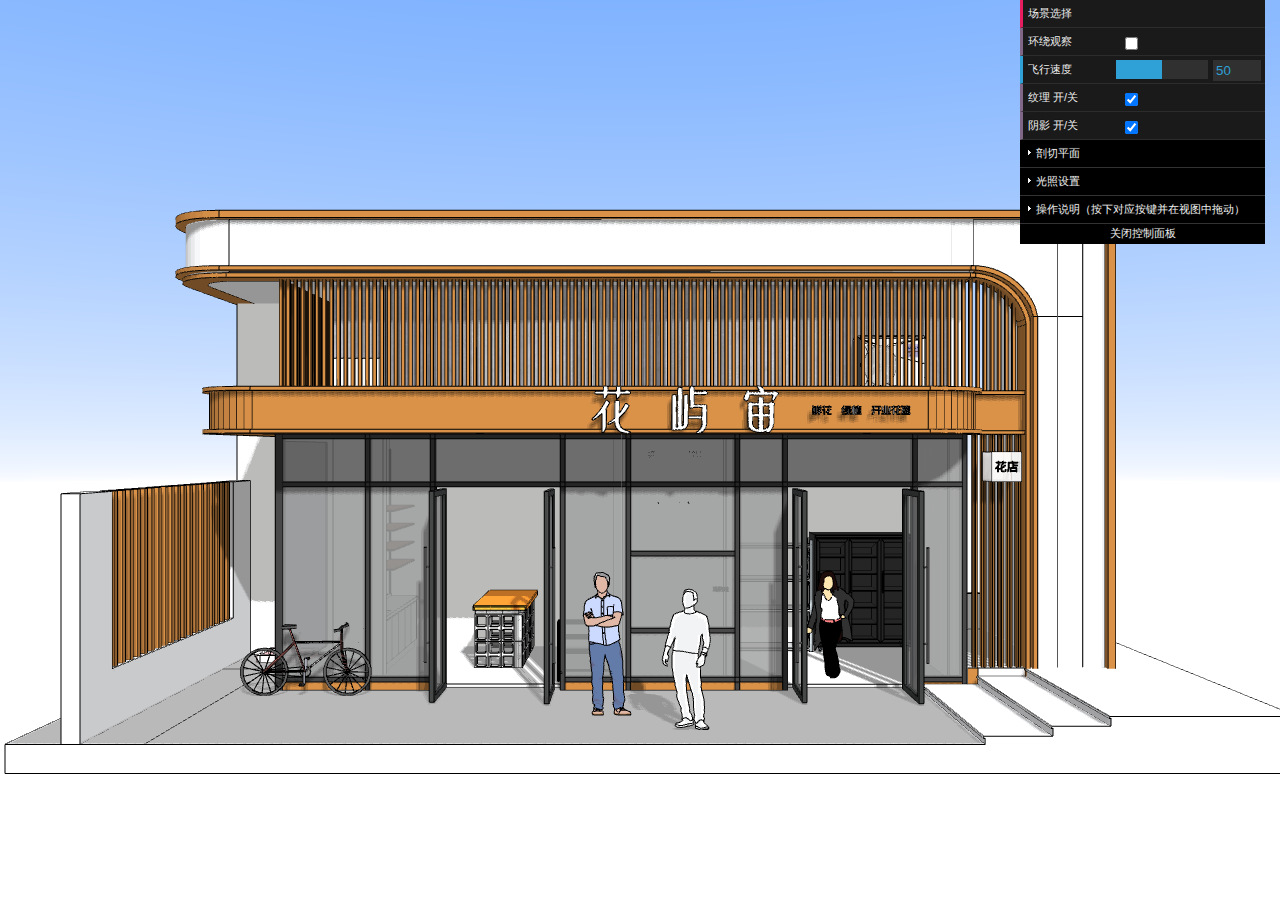
<file: flower-shop/index.html>
<!DOCTYPE html>
<html>
<head>
<meta http-equiv="Content-Type" Content="text/html;charset=UTF-8">
<TITLE>灵山茗筑水岸商铺模型-520</TITLE>
<!--
<meta name="viewport" content="target-densitydpi=device-dpi, width=device-width, user-scalable=no" />
-->
<style>
  body {
	margin: 0px;
	overflow: hidden;
  }
  #container {
	position: absolute;
	top: 0;
	left: 0;
	right: 0;
	bottom: 0;
  }
	#modal{display:none;}
	.lt-cell {
		background: #A9D0F5;
		font-size: x-large;
		font-weight: bold;
	}
	.lt-cell:hover{
		background: #F7BE81;
		font-size: x-large;
		font-weight: bold;
	}
	.modalBody{position: fixed; z-index:1000; background: #FFFFFF; width:80%; left:10%; top:10%; height: 80%}
	.modalBK{position: fixed; z-index:999; height:100%; width:100%;background:#000; opacity: 0.9;filter: alpha(opacity=60);-moz-opacity:0.60;}
</style>
</head>
<body style="overflow: hidden;height: 100%;">
<div id="modal">
	<div class="modalBody"><p id="sceneselect" ></p></div>
	<div class="modalBK" onclick='document.getElementById("modal").style.display="none";'></div>
</div>
  <div id="container"></div>

		  <script src="three.min.js"></script>
		  <script src="OrbitControlsTH.min.js"></script>
		  <script src='DAT.GUI.min.js'></script>
		  <script src="indexgeom.js"></script>
		
<script type="x-shader/x-vertex" id="vertexShader">
	varying vec3 vWorldPosition;
	void main() {
		vec4 worldPosition = modelMatrix * vec4( position, 1.0 );
		vWorldPosition = worldPosition.xyz;
		gl_Position = projectionMatrix * modelViewMatrix * vec4( position, 1.0 );
	}
</script>
<script type="x-shader/x-fragment" id="fragmentShader">
	uniform vec3 topColor;
	uniform vec3 bottomColor;
	uniform float offset;
	uniform float exponent;
	varying vec3 vWorldPosition;
	void main() {
		float h = normalize( vWorldPosition + offset ).y;
		gl_FragColor = vec4( mix( bottomColor, topColor, max( pow( max( h , 0.0), exponent ), 0.0 ) ), 1.0 );
	}
</script>
<script id="main_wgl" type="text/javascript" >
	var materials = [];
	var clipMAX = 100.0;
	var clipMIN = 0.0;
	var camera,headlight;
	main_wgl();
	init();
	render();
	function scenechange(cpos,ctgt,fov){
		camera.fov = fov;
		controls.object.position.set(cpos[0],cpos[1],cpos[2]);
		controls.target = new THREE.Vector3(ctgt[0],ctgt[1],ctgt[2] ); 
		document.getElementById("modal").style.display="none";
		camera.updateProjectionMatrix();
	}
	function init() {
    if (window.WebGLRenderingContext) {
        renderer = new THREE.WebGLRenderer({ antialias: true });
    } else {
        renderer = new THREE.CanvasRenderer();
    }
	var chk_tex_ok = false;
	aspr = window.innerWidth/ window.innerHeight;
    renderer.setPixelRatio( window.devicePixelRatio );
	renderer.setSize( window.innerWidth, window.innerHeight );
    document.getElementById('container').appendChild(renderer.domElement);
    renderer.setClearColor(0x606069, 1.0);
	renderer.autoClear = false;
	renderer.shadowMap.enabled = true;
	renderer.shadowMap.type = THREE.PCFShadowMap;
    scene = new THREE.Scene();
	var scene_length = 26006;
    camera = new THREE.PerspectiveCamera(45, aspr, 10, scene_length);
    scene.add(camera);
    light1 = new THREE.AmbientLight(0xbbbbbb);
    scene.add( light1 );
    light2 = new THREE.DirectionalLight(0xcccccc, 1.0);
	tpos =new THREE.Vector3( 252.61538227521885,321.2000000000007,7.670582117253387 );
	sunvec = new THREE.Vector3( -0.8332109788019673,0.5445511417351397,0.09603915263486701 );
	sunvec.setLength( scene_length / 2 );
    light2.position.set(sunvec.x + tpos.x , sunvec.y + tpos.y, sunvec.z + tpos.z);
	light2.target.position.set(tpos);
	light2.castShadow = true;
	light2.shadowCameraNear = scene_length / 2 * 0.85;
	light2.shadowCameraFar = scene_length / 2 * 1.15;
	light2.shadowCameraRight = scene_length/15;
	light2.shadowCameraLeft = -scene_length/15;
	light2.shadowCameraTop	= scene_length/15;
	light2.shadowCameraBottom = -scene_length/15;
	light2.shadowCameraFov = 1.0;
	light2.shadowCameraVisible = true;
	light2.shadowBias = 0.0001;
	light2.shadowMapWidth = 2048;
	light2.shadowMapHeight = 2048;
    scene.add( light2 );
    light3 = new THREE.DirectionalLight(0x333333, 1.0);
    light3.position.set(-sunvec.x,-sunvec.y,-sunvec.z);
    scene.add( light3 );
    headlight = new THREE.DirectionalLight(0x333333, 1.0);
    headlight.position.set(0, 0, 0);
    scene.add( headlight );
	hemiLight = new THREE.HemisphereLight( 0xffffff, 0xffffff, 0.1 );
	hemiLight.color.setHSL( 0.6, 1, 0.6 );
	hemiLight.groundColor.setHSL( 0.095, 1, 0.75 );
	hemiLight.position.set( 0, 0, 0 );
	scene.add( hemiLight );
	// SKYDOME
	var vertexShader = document.getElementById( 'vertexShader' ).textContent;
	var fragmentShader = document.getElementById( 'fragmentShader' ).textContent;
	var uniforms = {
		topColor: 	 { type: "c", value: new THREE.Color( 0x0077ff ) },
		bottomColor: { type: "c", value: new THREE.Color( 0xffffff ) },
		offset:		 { type: "f", value: 33 },
		exponent:	 { type: "f", value: 0.6 }
	};
	uniforms.topColor.value.copy( hemiLight.color );
	//scene.fog.color.copy( uniforms.bottomColor.value );
	var skyGeo = new THREE.SphereGeometry( scene_length/2, 32, 15 );
	skyGeo.translate(tpos.x,tpos.y,tpos.z);
	var skyMat = new THREE.ShaderMaterial( { vertexShader: vertexShader, fragmentShader: fragmentShader, uniforms: uniforms, side: THREE.BackSide } );
	var sky = new THREE.Mesh( skyGeo, skyMat );
	scene.add( sky );
    // init controls : use OrbitControls.js
	controls = new THREE.OrbitControlsTH(camera, renderer.domElement);
	controls.userZoom = true;
	controls.userZoomSpeed = 1.0;
	controls.userRotate = true;
	controls.userRotateSpeed = 1.0;
	controls.userPan = true;
	controls.userPanSpeed = 1.0;
	controls.autoRotate = false;
	controls.autoRotateSpeed = 1.0;
	controls.minPolarAngle = 0; 
	controls.maxPolarAngle = Math.PI; 
	controls.minDistance = 0;
	controls.maxDistance = Infinity;
	controls.object.position.set( -1812.004,346.786,-269.472 );
	controls.target = new THREE.Vector3( 243.238,346.786,92.098 ); 
	controls.lookaround = false;
	controls.flyspeed = 50;
	
	var mrot = new THREE.Matrix4();
	mrot.makeRotationX(-Math.PI/2);
	
	
    // init materials
	codeclips = "vec3 clipDIST = vec3( 1970.563,710.400,1541.341 ) + vec3(40,40,40);vec3 clipBASE = vec3( -732.666,-34.000,-763.000 ) - vec3(20,20,20);"
    for(var i=0; i < mat.length; i++){
     materials[i] = new THREE.ShaderMaterial( {
		uniforms: THREE.UniformsUtils.merge([
			THREE.UniformsLib[ "common" ],
			//THREE.UniformsLib[ "fog" ],
			THREE.UniformsLib[ "lights" ],
			THREE.UniformsLib[ "shadowmap" ],
			{
			usemap : { type : "i" , value : 0 },
			clipmaxX: { type: 'f', value: clipMAX },
			clipminX: { type: 'f', value: clipMIN },
			clipmaxY: { type: 'f', value: clipMAX },
			clipminY: { type: 'f', value: clipMIN },
			clipmaxZ: { type: 'f', value: clipMAX },
			clipminZ: { type: 'f', value: clipMIN },
			opacity: { type: 'f', value: mat[i][1] },
			alphatest: { type: 'f', value: 0.0 },
			use_clipping: { type: 'i', value: 1 },
			diffuse: { type: 'c', value: new THREE.Color(mat[i][0]) },
			emissive : { type: "c", value: new THREE.Color( 0x000000 ) }
		}]),
		vertexShader: [	
			THREE.ShaderChunk[ "common" ],
			"varying vec3 mdpos;","varying vec3 vLightFront;",
			"#ifdef DOUBLE_SIDED","	varying vec3 vLightBack;","#endif",
			"varying vec2 vUv;",
			"uniform vec4 offsetRepeat;",
			THREE.ShaderChunk[ "lights_lambert_pars_vertex" ],
			THREE.ShaderChunk[ "color_pars_vertex" ],
			THREE.ShaderChunk[ "shadowmap_pars_vertex" ],
			"void main() {",
				"vUv = uv * offsetRepeat.zw + offsetRepeat.xy;",
				THREE.ShaderChunk[ "color_vertex" ],
				THREE.ShaderChunk[ "beginnormal_vertex" ],
				THREE.ShaderChunk[ "defaultnormal_vertex" ],
				THREE.ShaderChunk[ "begin_vertex" ],
				THREE.ShaderChunk[ "project_vertex" ],
				THREE.ShaderChunk[ "worldpos_vertex" ],
				THREE.ShaderChunk[ "envmap_vertex" ],
				THREE.ShaderChunk[ "lights_lambert_vertex" ],
				THREE.ShaderChunk[ "shadowmap_vertex" ],
			"mdpos = vec3(position);}"
		].join( "\n" ),
		fragmentShader: [
			"uniform float clipmaxX;", "uniform float clipminX;", "uniform float clipmaxY;", "uniform float clipminY;", "uniform float clipmaxZ;", "uniform float clipminZ;","uniform int use_clipping;",
			"varying vec3 mdpos;",
			"uniform vec3 diffuse;","uniform vec3 emissive;","uniform float opacity;","uniform vec3 ambientLightColor;","varying vec3 vLightFront;","#ifdef DOUBLE_SIDED","	varying vec3 vLightBack;","#endif",
			"varying vec2 vUv;",
			"uniform sampler2D map;",
			"uniform int usemap;",
			"uniform float alphatest;",
			THREE.ShaderChunk[ "common" ],
			THREE.ShaderChunk[ "color_pars_fragment" ],
			THREE.ShaderChunk[ "alphamap_pars_fragment" ],
			THREE.ShaderChunk[ "shadowmap_pars_fragment" ],
			codeclips,
			"void main() {",
			"	vec3 outgoingLight = vec3( 0.0 );",
			"	vec4 diffuseColor = vec4( diffuse, opacity );",
			"	vec3 totalAmbientLight = ambientLightColor;",
			"	vec3 shadowMask = vec3( 1.0 );",
			THREE.ShaderChunk[ "logdepthbuf_fragment" ],
			"if( usemap == 1 ){",
			"vec4 texelColor = texture2D( map, vUv );",
			"texelColor.xyz = inputToLinear( texelColor.xyz );",
			"diffuseColor *= texelColor;}",
			THREE.ShaderChunk[ "color_fragment" ],
			THREE.ShaderChunk[ "alphamap_fragment" ],
			"if( alphatest > 0.0 && diffuseColor.a < alphatest ){ discard;}",
			THREE.ShaderChunk[ "shadowmap_fragment" ],
			"	#ifdef DOUBLE_SIDED",
			"		if ( gl_FrontFacing )",
			"			outgoingLight += diffuseColor.rgb * ( vLightFront * shadowMask + totalAmbientLight ) + emissive;",
			"		else",
			"			outgoingLight += diffuseColor.rgb * ( vLightBack * shadowMask + totalAmbientLight ) + emissive;",
			"	#else",
			"		outgoingLight += diffuseColor.rgb * ( vLightFront * shadowMask + totalAmbientLight ) + emissive;",
			"	#endif",
			THREE.ShaderChunk[ "linear_to_gamma_fragment" ],
			"if( use_clipping == 1 ){",
			"	vec3 clipmax = clipDIST * vec3( clipmaxX , clipmaxY , clipmaxZ ) * 0.01 + clipBASE;",
			"	vec3 clipmin = clipDIST * vec3( clipminX , clipminY , clipminZ ) * 0.01 + clipBASE;",
			"	vec3 linemax = clipDIST * vec3( clipmaxX , clipmaxY , clipmaxZ ) * 0.01 + clipBASE - vec3( 10,10,10 );",
			"	vec3 linemin = clipDIST * vec3( clipminX , clipminY , clipminZ ) * 0.01 + clipBASE + vec3( 10,10,10 );",
			"	if( any(lessThan( clipmax,mdpos )) || any(lessThan( mdpos,clipmin )) ){",
			"		discard;",
			"	}else if( any(lessThan( linemax,mdpos )) || any(lessThan( mdpos,linemin )) ){",
			"		gl_FragColor = vec4( outgoingLight, 1.0 ) * vec4(1.0,0.3,0.3,1.0);",
			"	}else{",
			"		gl_FragColor = vec4( outgoingLight, diffuseColor.a );",
			"	}",
			"}else{",
			"	gl_FragColor = vec4( outgoingLight, diffuseColor.a );",
			"}",
			"}"
		].join( "\n" )
	  });
		if(mat[i][2] !="" ){
			var texture  = new THREE.ImageUtils.loadTexture(tex[i]);
			texture.magFilter = THREE.NearestFilter;
			texture.minFilter = THREE.NearestFilter;
			texture.wrapS = THREE.RepeatWrapping;
			texture.wrapT = THREE.RepeatWrapping;
			//texture.repeat.set( mat[i][4] ,mat[i][5]);
			materials[i].uniforms.map.value = texture;
			if( mat[i][2] == "png" || mat[i][2] =="gif" ){
				materials[i].uniforms.alphatest.value = 0.5;
			}
		}
		if(mat[i][1] < 1.0){
			materials[i].transparent = true;
			materials[i].blending = THREE.NormalBlending;
		}
        materials[i].side = THREE.DoubleSide;
		materials[i].lights = true;
    }
	linemat = new THREE.ShaderMaterial( {
		vertexShader: "varying vec3 mdpos;void main() {mdpos = vec3(position);gl_Position = projectionMatrix * modelViewMatrix * vec4(position, 1.0);}",
		fragmentShader: [
			"uniform float clipmaxX;", "uniform float clipminX;", "uniform float clipmaxY;", "uniform float clipminY;", "uniform float clipmaxZ;", "uniform float clipminZ;","uniform int use_clipping;",
			"uniform vec3 diffuse;",
			"varying vec3 mdpos;",
			codeclips,
			"void main() {",
			"if( use_clipping == 1 ){",
			"	vec3 clipmax = clipDIST * vec3( clipmaxX , clipmaxY , clipmaxZ ) * 0.01 + clipBASE;",
			"	vec3 clipmin = clipDIST * vec3( clipminX , clipminY , clipminZ ) * 0.01 + clipBASE;",
			"	vec3 linemax = clipDIST * vec3( clipmaxX , clipmaxY , clipmaxZ ) * 0.01 + clipBASE - vec3( 10,10,10 );",
			"	vec3 linemin = clipDIST * vec3( clipminX , clipminY , clipminZ ) * 0.01 + clipBASE + vec3( 10,10,10 );",
			"	if( any(lessThan( clipmax,mdpos )) || any(lessThan( mdpos,clipmin )) ){",
			"		discard;",
			"	}else if( any(lessThan( linemax,mdpos )) || any(lessThan( mdpos,linemin )) ){",
			"		gl_FragColor = vec4( diffuse, 1.0 ) * vec4(1.0,0.3,0.3,1.0);",
			"	}else{",
			"		gl_FragColor = vec4( diffuse, 1.0 );",
			"	}",
			"}else{",
			"	gl_FragColor = vec4( diffuse, 1.0 );",
			"}",
			"}"
		].join( "\n" ),
		uniforms: {
			clipmaxX: { type: 'f', value: clipMAX },
			clipminX: { type: 'f', value: clipMIN },
			clipmaxY: { type: 'f', value: clipMAX },
			clipminY: { type: 'f', value: clipMIN },
			clipmaxZ: { type: 'f', value: clipMAX },
			clipminZ: { type: 'f', value: clipMIN },
			opacity: { type: 'f', value: 1.0 },
			use_clipping: { type: 'i', value: 1 },
			diffuse: { type: 'c', value: new THREE.Color( 0x000000 ) },
			emissive : { type: "c", value: new THREE.Color( 0x000000 ) }
		},
			linewidth:2
	} );
	materials.push( linemat);
	
	for(var k = 0;k < ngeom	; k++){
	for(var l = 0;l < inslist[k].nins;l++){
	var dfmatid = inslist[k].props[l].dfmat;
	var uscale = mat[dfmatid][4];
	var vscale = mat[dfmatid][5];
	var matrix = new THREE.Matrix4();
	var mtx = inslist[k].props[l].matrix;
	matrix.set(
	mtx[0]/mtx[15],mtx[4]/mtx[15],mtx[8]/mtx[15],mtx[12]/mtx[15],
	mtx[1]/mtx[15],mtx[5]/mtx[15],mtx[9]/mtx[15],mtx[13]/mtx[15],
	mtx[2]/mtx[15],mtx[6]/mtx[15],mtx[10]/mtx[15],mtx[14]/mtx[15],
	mtx[3]/mtx[15],mtx[7]/mtx[15],mtx[11]/mtx[15],1.0
	);
    var geom, vt,vt2, fc, mface,fst,vst;
    geom = new THREE.Geometry();
    for(var j=0; j < geomlist[k].nv; j++){
	  vst = geomlist[k].v[j].split(",");//
      vt = new THREE.Vector3(parseInt(vst[0],36)/Math.pow(10,prec),parseInt(vst[1],36)/Math.pow(10,prec),parseInt(vst[2],36)/Math.pow(10,prec));
      geom.vertices.push(vt);
    }
    for(var j=0; j < geomlist[k].nf; j++){
		fst = geomlist[k].f[j].split(",")
		if( use_texture == true ){
			var uvst = [];
			for(var m=0;m < 3;m++){
				uvst[m] = geomlist[k].uv[j][m].split(",");
			}
		}
		var mati = geomlist[k].mti[j];
		if( mati == 0 ){ //mati = dfmatid; }
			fc = new THREE.Face3( parseInt(fst[0], 36), parseInt(fst[1], 36), parseInt(fst[2], 36), null, null, dfmatid );
			geom.faces.push(fc);
			if( use_texture == true ){
				geom.faceVertexUvs[0].push( [
				  new THREE.Vector2(parseInt(uvst[0][0], 36)/Math.pow(10,prec) * uscale, parseInt(uvst[0][1], 36)/Math.pow(10,prec) * vscale),
				  new THREE.Vector2(parseInt(uvst[1][0], 36)/Math.pow(10,prec) * uscale, parseInt(uvst[1][1], 36)/Math.pow(10,prec) * vscale),
				  new THREE.Vector2(parseInt(uvst[2][0], 36)/Math.pow(10,prec) * uscale, parseInt(uvst[2][1], 36)/Math.pow(10,prec) * vscale)]
				);
			}
		}else{
			fc = new THREE.Face3( parseInt(fst[0], 36), parseInt(fst[1], 36), parseInt(fst[2], 36), null, null, mati );
			geom.faces.push(fc);
			if( use_texture == true ){
				geom.faceVertexUvs[0].push( [
				  new THREE.Vector2(parseInt(uvst[0][0], 36)/Math.pow(10,prec), parseInt(uvst[0][1], 36)/Math.pow(10,prec)),
				  new THREE.Vector2(parseInt(uvst[1][0], 36)/Math.pow(10,prec), parseInt(uvst[1][1], 36)/Math.pow(10,prec)),
				  new THREE.Vector2(parseInt(uvst[2][0], 36)/Math.pow(10,prec), parseInt(uvst[2][1], 36)/Math.pow(10,prec))]
				);
			}
		}
    }
	geom.applyMatrix(matrix);
	geom.applyMatrix(mrot);
    geom.computeFaceNormals();
    mface = new THREE.Mesh(geom, new THREE.MeshFaceMaterial(materials));
	mface.castShadow = true;
	mface.receiveShadow = true;
    scene.add( mface );
	var edgeom = new THREE.Geometry();
    for(var j=0; j < geomlist[k].ne; j++){
		if(geomlist[k].ed[j]){
		edst = geomlist[k].ed[j].split(",")
		vst = geomlist[k].v[parseInt(edst[0], 36)].split(",");//
		edgeom.vertices.push( new THREE.Vector3(parseInt(vst[0],36)/Math.pow(10,prec),parseInt(vst[1],36)/Math.pow(10,prec),parseInt(vst[2],36)/Math.pow(10,prec)) );
		vst = geomlist[k].v[parseInt(edst[1], 36)].split(",");//
		edgeom.vertices.push( new THREE.Vector3(parseInt(vst[0],36)/Math.pow(10,prec),parseInt(vst[1],36)/Math.pow(10,prec),parseInt(vst[2],36)/Math.pow(10,prec)) );
		}
    }
	edgeom.applyMatrix(matrix);
	edgeom.applyMatrix(mrot);
	//edgeom.translate(mtx[12],-mtx[13],-mtx[14]);
	var lines = new THREE.LineSegments( edgeom,linemat );
	scene.add( lines );
}
}
	texture_show( true);
	add_gui();
    // 画面リサイズ時のイベント
    window.addEventListener( 'resize', onWindowResize, false );
}
function add_gui(){
var SUPPORTS_LOCAL_STORAGE = (function() { try { return 'localStorage' in window && window['localStorage']; } catch (e) { return false; } })();
if( SUPPORTS_LOCAL_STORAGE ){
	var gui = new dat.GUI();
	parameters = {
		场景选择: function(){document.getElementById('modal').style.display="block";},
		lookaround:false,
		textureon:true,
		useclip:true,
		useshadow:true,
		ambicolor: "#bbbbbb",
		suncolor: "#cccccc",
		subcolor: "#cccccc",
		headcolor: "#cccccc",
		flyspeed:50,
		gclipxmax:1.0,
		gclipxmin:1.0,
		gclipymax:1.0,
		gclipymin:1.0,
		gclipzmax:1.0,
		gclipzmin:1.0
	};
	var skpage = gui.add( parameters, '场景选择');
	scenetable = '<table border="5" bordercolor="#ffffff" style="table-layout:fixed;" width="100%" height="100%"><tr>'
+ '<td class="lt-cell" onclick="scenechange([1237.897,676.400,778.341],[252.615,321.200,7.671],45)">环绕观察视图</td>'
+ '</tr></table>';
	document.getElementById('sceneselect').innerHTML = scenetable;
	var sklookaround = gui.add( parameters, 'lookaround' ).name('环绕观察').listen();
	sklookaround.onChange(function(value){   controls.lookaround = value;  	});
	var skflyspeed = gui.add( parameters, 'flyspeed' , 1 , 100).name('飞行速度').listen();
	skflyspeed.onChange(function(value){   controls.flyspeed = value;  	});
	var sktextureon = gui.add( parameters, 'textureon' ).name('纹理 开/关').listen();
	sktextureon.onChange(function(value){   texture_show( value);  	});
	var skshadowon = gui.add( parameters, 'useshadow' ).name('阴影 开/关').listen();
	skshadowon.onChange(function(value){
		renderer.shadowMapEnabled = value;
		for(var i=0; i < materials.length; i++){materials[i].needsUpdate=true;}
	});
	var f_clips = gui.addFolder('剖切平面');
	var skuseclip = f_clips.add( parameters, 'useclip' ).name('启用剖切').listen();
	skuseclip.onChange(function(value){
		for(var i=0; i < materials.length; i++){
			materials[i].uniforms.use_clipping.value = value;
		}
	});
	var skclipxmax = f_clips.add( parameters, 'gclipxmax' , clipMIN , clipMAX).name('X 轴末端裁切').listen();
	skclipxmax.onChange(function(value){
		for(var i=0; i < materials.length; i++){
			materials[i].uniforms.clipmaxX.value = value;
		}
	});
	var skclipxmin = f_clips.add( parameters, 'gclipxmin' , clipMIN , clipMAX).name('X 轴首端裁切').listen();
	skclipxmin.onChange(function(value){
		for(var i=0; i < materials.length; i++){
			materials[i].uniforms.clipminX.value = value;
		}
	});
	
	var skclipzmax = f_clips.add( parameters, 'gclipzmax' , clipMIN , clipMAX).name('Y 轴末端裁切').listen();
	skclipzmax.onChange(function(value){
		for(var i=0; i < materials.length; i++){
			materials[i].uniforms.clipmaxZ.value = value;
		}
	});
	var skclipzmin = f_clips.add( parameters, 'gclipzmin' , clipMIN , clipMAX).name('Y 轴首端裁切').listen();
	skclipzmin.onChange(function(value){
		for(var i=0; i < materials.length; i++){
			materials[i].uniforms.clipminZ.value = value;
		}
	});

	var skclipymax = f_clips.add( parameters, 'gclipymax' , clipMIN , clipMAX).name('Z 轴末端裁切').listen();
	skclipymax.onChange(function(value){
		for(var i=0; i < materials.length; i++){
			materials[i].uniforms.clipmaxY.value = value;
		}
	});
	var skclipymin = f_clips.add( parameters, 'gclipymin' , clipMIN , clipMAX).name('Z 轴首端裁切').listen();
	skclipymin.onChange(function(value){
		for(var i=0; i < materials.length; i++){
			materials[i].uniforms.clipminY.value = value;
		}
	});
	var f_lights = gui.addFolder('光照设置');
	var sklight1 = f_lights.addColor( parameters, 'ambicolor' ).name('环境光').listen();
	sklight1.onChange(function(value){   light1.color = new THREE.Color(value);  	});
	var sklight2 = f_lights.addColor( parameters, 'suncolor' ).name('太阳光').listen();
	sklight2.onChange(function(value){   light2.color = new THREE.Color(value);  	});
	var sklight3 = f_lights.addColor( parameters, 'subcolor' ).name('辅助光').listen();
	sklight3.onChange(function(value){   light3.color = new THREE.Color(value);  	});
	var sklight4 = f_lights.addColor( parameters, 'headcolor' ).name('前照灯').listen();
	sklight4.onChange(function(value){   headlight.color = new THREE.Color(value);  	});
	gui.open();
	f_clips.open;
	parameters.gclipxmax = clipMAX;
	parameters.gclipymax = clipMAX;
	parameters.gclipzmax = clipMAX;
	parameters.gclipxmin = clipMIN;
	parameters.gclipymin = clipMIN;
	parameters.gclipzmin = clipMIN;

}
    // 添加主项“操作说明”
    var controls = gui.addFolder('操作说明（按下对应按键并在视图中拖动）');
    // 添加纯文本说明
    controls.add({ text: "[鼠标左键]" }, 'text').name("旋转视图").listen();
    controls.add({ text: "[鼠标滚轮][鼠标中键]" }, 'text').name("缩放视图").listen();
    controls.add({ text: "[Shift+鼠标中键][右键]" }, 'text').name("平移视图").listen();
    // 开启折叠效果
    // controls.open();
}
// ウィンドウリサイズ時の動作
function onWindowResize() {
  var width = container.offsetWidth;
  var height = container.offsetHeight;
  camera.aspect = width / height;
  camera.updateProjectionMatrix();
  renderer.setSize(width, height);
  //effect.setSize(width, height);
}
function texture_show(chk){
    for(var i=0; i < mat.length; i++){
      if (mat[i][2] != ""){
        // texture付material：画像をLoad
		if(chk){
			materials[i].uniforms.usemap.value = 1;
			//materials[i].overdraw = true;
			materials[i].needsUpdate = true;
		}else{
			materials[i].uniforms.usemap.value = 0;
			//materials[i].overdraw = true;
			materials[i].needsUpdate = true;
		}
      }
    }
}
  // 
  function render() {
    requestAnimationFrame(render);
    controls.update();
    renderer.render(scene, camera);
  }

</script>

</body></html>
</file>
